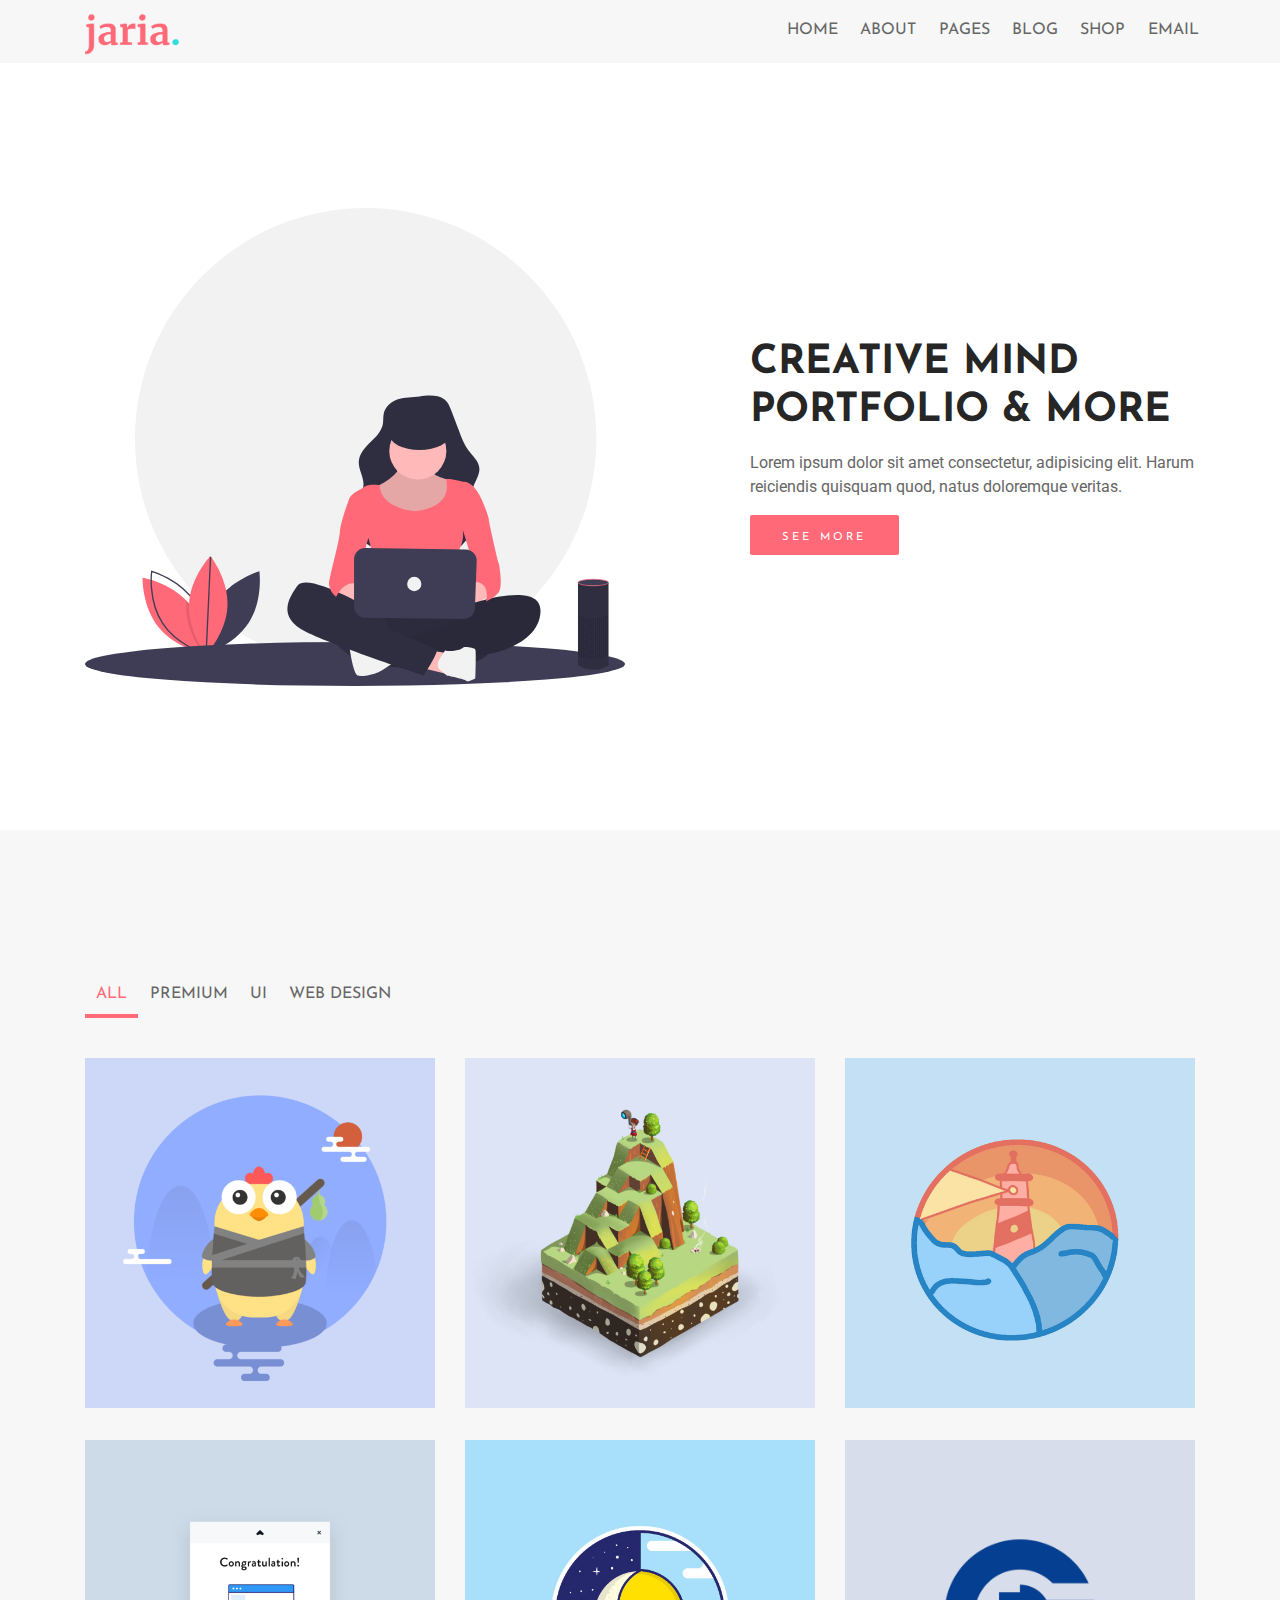
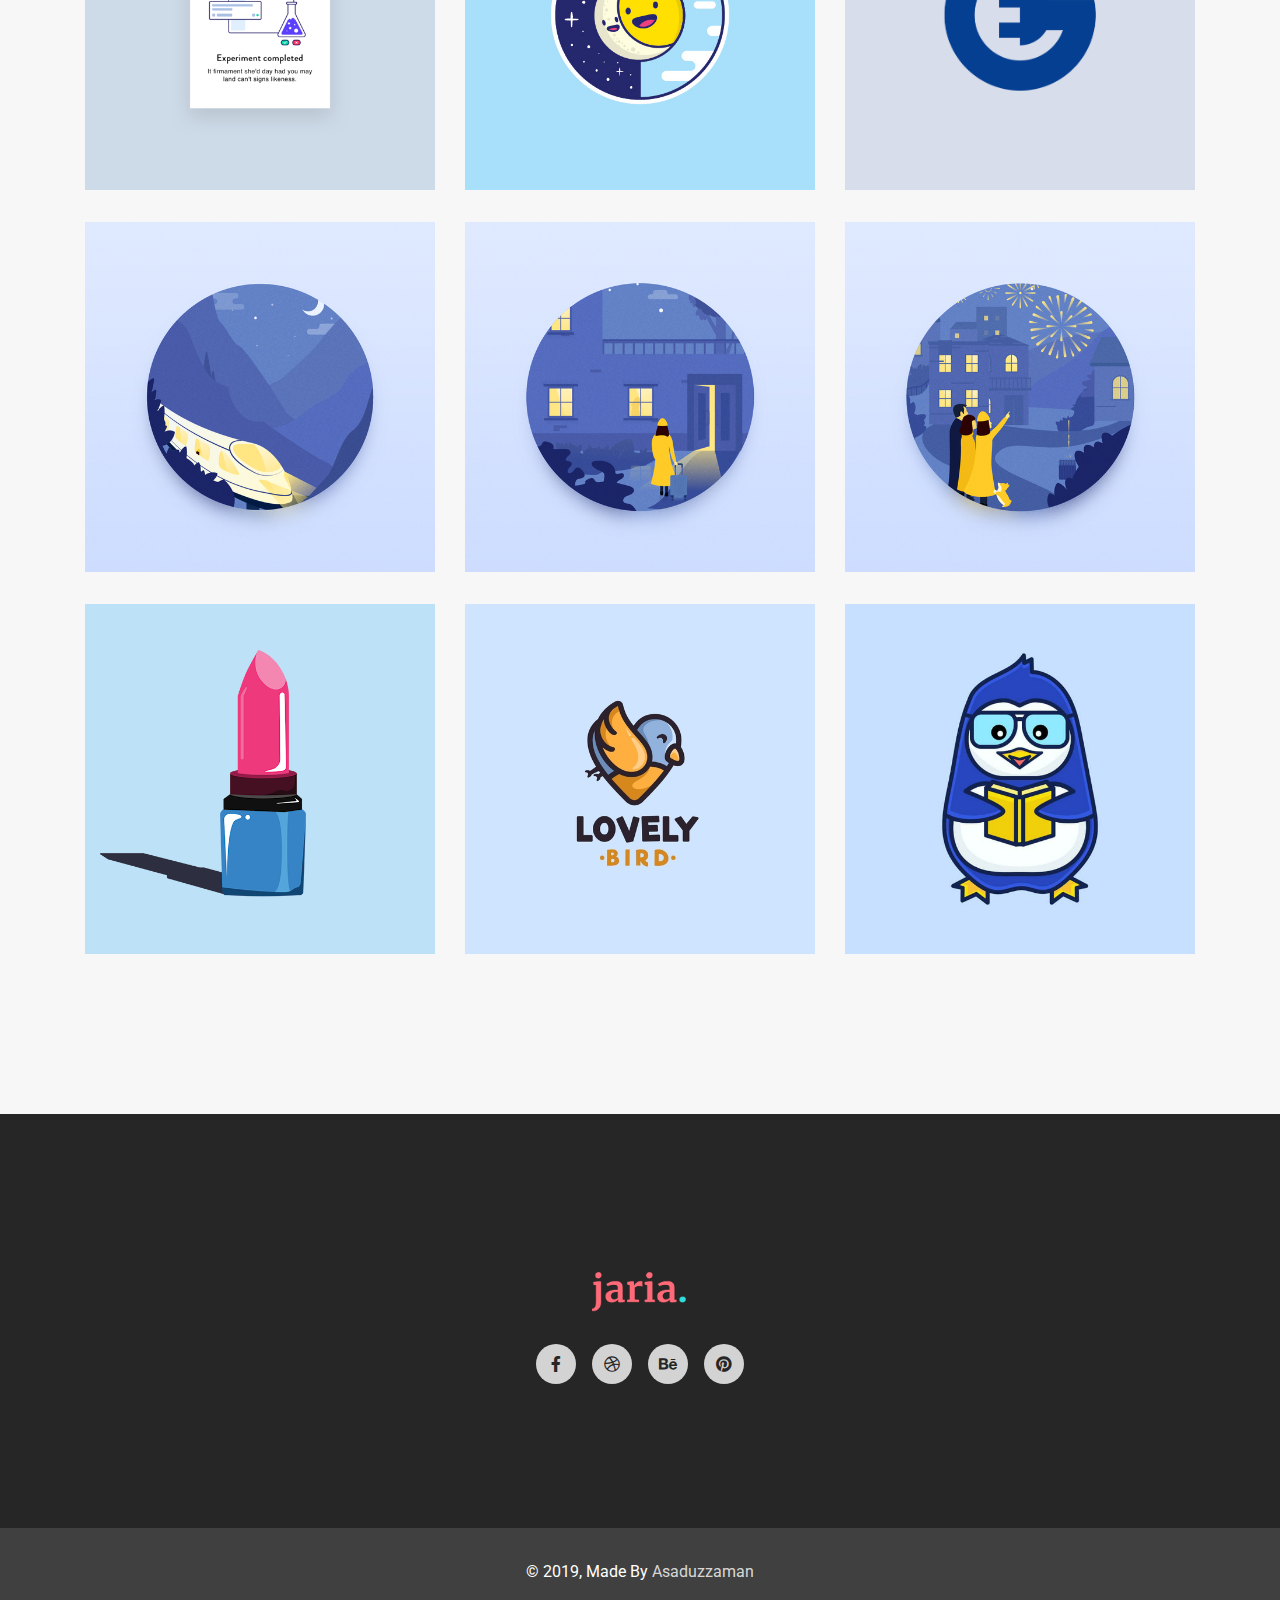
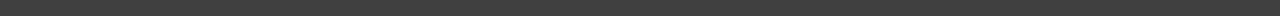
<file: index.html>
<!DOCTYPE html>
<html lang="en">
  <head>
    <meta charset="UTF-8" />
    <meta name="viewport" content="width=device-width, initial-scale=1.0" />
    <meta http-equiv="X-UA-Compatible" content="ie=edge" />
    <meta
      name="description"
      content="Jaria is a portfolio theme for personal and agency business"
    />
    <meta name="keywords" content="Jaria, portfolio, cv, resume" />
    <meta name="author" content="beetheme_" />

    <!-- Site Title -->
    <title>Jaria - Portfolio Theme</title>

    <!-- Favicon Icon -->
    <link rel="apple-touch-icon" type="image/png" href="" />
    <link rel="icon" type="image/ico" href="" />

    <!-- Fontawesome -->
    <link
      rel="stylesheet"
      href="https://use.fontawesome.com/releases/v5.7.2/css/all.css"
    />

    <!-- Style -->
    <link rel="stylesheet" href="css/style.css" />
  </head>
  <body>
    <!-- Preloader -->
    <div class="preloader">
      <div class="preloader--circle"></div>
    </div>
    <!-- Preloader End -->

    <header class="header">
      <div class="container">
        <div class="row justify-content-between">
          <div class="col-4">
            <div class="brand-logo">
              <img
                src="img/jaria.png"
                alt="brand logo"
                class="brand-logo__img"
              />
            </div>
          </div>
          <!--column-->

          <nav class="primary-nav">
            <ul class="menu primary-menu">
              <li class="menu__item">
                <a href="#" class="menu__link">home</a>
              </li>
              <li class="menu__item">
                <a href="#" class="menu__link">about</a>
              </li>
              <li class="menu__item">
                <a href="#" class="menu__link">pages</a>
              </li>
              <li class="menu__item">
                <a href="#" class="menu__link">blog</a>
              </li>
              <li class="menu__item">
                <a href="#" class="menu__link">shop</a>
              </li>
              <li class="menu__item">
                <a href="#" class="menu__link">email</a>
              </li>
            </ul>
          </nav>
          <!--nav-->

          <div class="col-6">
            <div class="hamburger">
              <div class="hamburger__icon"></div>
            </div>
            <!--hamburger-->
          </div>
          <!--column-->
        </div>
        <!--row-->
      </div>
      <!--container-->
    </header>
    <!--header-->

    <section class="banner">
      <div class="banner__overlay">
        <div class="container">
          <div class="row">
            <div class="col-md-5 col-lg-6 order-2 order-lg-1">
              <div class="banner__profile">
                <img
                  src="img/woman.svg"
                  alt="woman"
                  class="banner__profile-img"
                />
              </div>
              <!--Banner-profile-->
            </div>
            <!--col-md-5-->

            <div
              class="col-md-6 col-lg-5 order-1 order-lg-2 align-self-lg-center ml-lg-auto"
            >
              <div class="banner__text">
                <h1 class="text-uppercase mb-3 banner__text-title">
                  creative mind portfolio & more
                </h1>
                <p>
                  Lorem ipsum dolor sit amet consectetur, adipisicing elit.
                  Harum reiciendis quisquam quod, natus doloremque veritas.
                </p>
                <a href="#" class="button button-primary">
                  <span class="button-text">see more</span>
                </a>
                <!--button-->
              </div>
              <!--banner-text-->
            </div>
            <!--col-md-4-->
          </div>
          <!--row-->
        </div>
        <!--conatiner-->
      </div>
      <!--banner__overlay-->
    </section>
    <!--banner-->

    <section class="portfolio">
      <div class="container">
        <div class="row mb-4">
          <div class="col-md-6">
            <ul class="portfolio-menu">
              <li class="portfolio-menu__item active" data-filter="all">all</li>
              <li class="portfolio-menu__item" data-filter="1">premium</li>
              <li class="portfolio-menu__item" data-filter="2">ui</li>
              <li class="portfolio-menu__item" data-filter="3">
                web design
              </li>
            </ul>
          </div>
          <!--column-->
        </div>
        <!--row-->

        <div class="row">
          <div class="filtr-container">
            <div class="col-md-6 col-lg-4 filtr-item" data-category="all, 3, 2">
              <div class="portfolio__item portfolio__item-one">
                <div class="portfolio__item-content">
                  <div class="portfolio__item-content-text">
                    <h3 class="text-uppercase text-light">branding</h3>
                    <p class="text-capitalize text-light">branding</p>
                  </div>
                  <!--portfolio__item-content-text-->
                </div>
                <!--portfolio__item-content-->
              </div>
              <!--portfolio__item-one-->
            </div>
            <!--column-->
            <div class="col-md-6 col-lg-4 filtr-item" data-category="all, 3, 1">
              <div class="portfolio__item portfolio__item-two">
                <div class="portfolio__item-content">
                  <div class="portfolio__item-content-text">
                    <h3 class="text-uppercase text-light">branding</h3>
                    <p class="text-capitalize text-light">branding</p>
                  </div>
                  <!--portfolio__item-content-text-->
                </div>
                <!--portfolio__item-content-->
              </div>
              <!--portfolio__item-two-->
            </div>
            <!--column-->
            <div class="col-md-6 col-lg-4 filtr-item" data-category="all, 2, 1">
              <div class="portfolio__item portfolio__item-three">
                <div class="portfolio__item-content">
                  <div class="portfolio__item-content-text">
                    <h3 class="text-uppercase text-light">branding</h3>
                    <p class="text-capitalize text-light">branding</p>
                  </div>
                  <!--portfolio__item-content-text-->
                </div>
                <!--portfolio__item-content-->
              </div>
              <!--portfolio__item-three-->
            </div>
            <!--column-->

            <div class="col-md-6 col-lg-4 filtr-item" data-category="all, 2, 3">
              <div class="portfolio__item portfolio__item-four">
                <div class="portfolio__item-content">
                  <div class="portfolio__item-content-text">
                    <h3 class="text-uppercase text-light">branding</h3>
                    <p class="text-capitalize text-light">branding</p>
                  </div>
                  <!--portfolio__item-content-text-->
                </div>
                <!--portfolio__item-content-->
              </div>
              <!--portfolio__item-seven-->
            </div>
            <!--column-->
            <div class="col-md-6 col-lg-4 filtr-item" data-category="all, 2, 3">
              <div class="portfolio__item portfolio__item-five">
                <div class="portfolio__item-content">
                  <div class="portfolio__item-content-text">
                    <h3 class="text-uppercase text-light">branding</h3>
                    <p class="text-capitalize text-light">branding</p>
                  </div>
                  <!--portfolio__item-content-text-->
                </div>
                <!--portfolio__item-content-->
              </div>
              <!--portfolio__item-eight-->
            </div>
            <!--column-->
            <div class="col-md-6 col-lg-4 filtr-item" data-category="all, 1, 2">
              <div class="portfolio__item portfolio__item-six">
                <div class="portfolio__item-content">
                  <div class="portfolio__item-content-text">
                    <h3 class="text-uppercase text-light">branding</h3>
                    <p class="text-capitalize text-light">branding</p>
                  </div>
                  <!--portfolio__item-content-text-->
                </div>
                <!--portfolio__item-content-->
              </div>
              <!--portfolio__item-nine-->
            </div>
            <!--column-->
            <div class="col-md-6 col-lg-4 filtr-item" data-category="all, 1, 3">
              <div class="portfolio__item portfolio__item-seven">
                <div class="portfolio__item-content">
                  <div class="portfolio__item-content-text">
                    <h3 class="text-uppercase text-light">branding</h3>
                    <p class="text-capitalize text-light">branding</p>
                  </div>
                  <!--portfolio__item-content-text-->
                </div>
                <!--portfolio__item-content-->
              </div>
              <!--portfolio__item-ten-->
            </div>
            <!--column-->
            <div class="col-md-6 col-lg-4 filtr-item" data-category="all, 1, 3">
              <div class="portfolio__item portfolio__item-eight">
                <div class="portfolio__item-content">
                  <div class="portfolio__item-content-text">
                    <h3 class="text-uppercase text-light">branding</h3>
                    <p class="text-capitalize text-light">branding</p>
                  </div>
                  <!--portfolio__item-content-text-->
                </div>
                <!--portfolio__item-content-->
              </div>
              <!--portfolio__item-eleven-->
            </div>
            <!--column-->
            <div class="col-md-6 col-lg-4 filtr-item" data-category="all, 1, 3">
              <div class="portfolio__item portfolio__item-nine">
                <div class="portfolio__item-content">
                  <div class="portfolio__item-content-text">
                    <h3 class="text-uppercase text-light">branding</h3>
                    <p class="text-capitalize text-light">branding</p>
                  </div>
                  <!--portfolio__item-content-text-->
                </div>
                <!--portfolio__item-content-->
              </div>
              <!--portfolio__item-twelve-->
            </div>
            <!--column-->
            <div class="col-md-6 col-lg-4 filtr-item" data-category="all, 1, 3">
              <div class="portfolio__item portfolio__item-ten">
                <div class="portfolio__item-content">
                  <div class="portfolio__item-content-text">
                    <h3 class="text-uppercase text-light">branding</h3>
                    <p class="text-capitalize text-light">branding</p>
                  </div>
                  <!--portfolio__item-content-text-->
                </div>
                <!--portfolio__item-content-->
              </div>
              <!--portfolio__item-twelve-->
            </div>
            <!--column-->
            <div class="col-md-6 col-lg-4 filtr-item" data-category="all, 1, 3">
              <div class="portfolio__item portfolio__item-eleven">
                <div class="portfolio__item-content">
                  <div class="portfolio__item-content-text">
                    <h3 class="text-uppercase text-light">branding</h3>
                    <p class="text-capitalize text-light">branding</p>
                  </div>
                  <!--portfolio__item-content-text-->
                </div>
                <!--portfolio__item-content-->
              </div>
              <!--portfolio__item-twelve-->
            </div>
            <!--column-->
            <div class="col-md-6 col-lg-4 filtr-item" data-category="all, 1, 3">
              <div class="portfolio__item portfolio__item-twelve">
                <div class="portfolio__item-content">
                  <div class="portfolio__item-content-text">
                    <h3 class="text-uppercase text-light">branding</h3>
                    <p class="text-capitalize text-light">branding</p>
                  </div>
                  <!--portfolio__item-content-text-->
                </div>
                <!--portfolio__item-content-->
              </div>
              <!--portfolio__item-twelve-->
            </div>
            <!--column-->
          </div>
        </div>
        <!--row-->
      </div>
      <!--container-->
    </section>
    <!--portfolio-->

    <footer class="footer">
      <div class="footer__top">
        <div class="container">
          <div class="row justify-content-center">
            <div class="brand-logo mb-4">
              <img
                src="img/jaria.png"
                alt="brand logo"
                class="brand-logo__img"
              />
            </div>
            <!--brand-logo-->
            <div class="w-100"></div>
            <div class="footer__menu">
              <ul class="social-icon">
                <li class="social-icon__item">
                  <a
                    href="#"
                    class="social-icon__item-link social-icon__item-link--fb"
                    ><span
                      class="fab fa-facebook-f social-icon__item-icon"
                    ></span>
                  </a>
                </li>
                <li class="social-icon__item">
                  <a
                    href="#"
                    class="social-icon__item-link social-icon__item-link--dbl"
                  >
                    <span class="fab fa-dribbble social-icon__item-icon"></span>
                  </a>
                </li>
                <li class="social-icon__item">
                  <a
                    href="#"
                    class="social-icon__item-link social-icon__item-link--be"
                  >
                    <span class="fab fa-behance social-icon__item-icon"></span>
                  </a>
                </li>
                <li class="social-icon__item">
                  <a
                    href="#"
                    class="social-icon__item-link social-icon__item-link--pin"
                  >
                    <span
                      class="fab fa-pinterest social-icon__item-icon"
                    ></span>
                  </a>
                </li>
              </ul>
            </div>
            <!--footer__menu-->
          </div>
          <!--row-->
        </div>
        <!--container-->
      </div>
      <!--footer__top-->
      <div class="footer__bottom">
        <div class="container">
          <div class="row">
            <div class="col">
              &copy; 2019, made by
              <a href="//themeforest.net/user/beetheme_">asaduzzaman</a>
            </div>
          </div>
          <!--row-->
        </div>
        <!--container-->
      </div>
      <!--footer__bottom-->
    </footer>
    <!--footer-->

    <!-- Scripts -->
    <script>
      var exports = {};
    </script>
    <script src="js/bundle.js"></script>
  </body>
</html>
</file>
